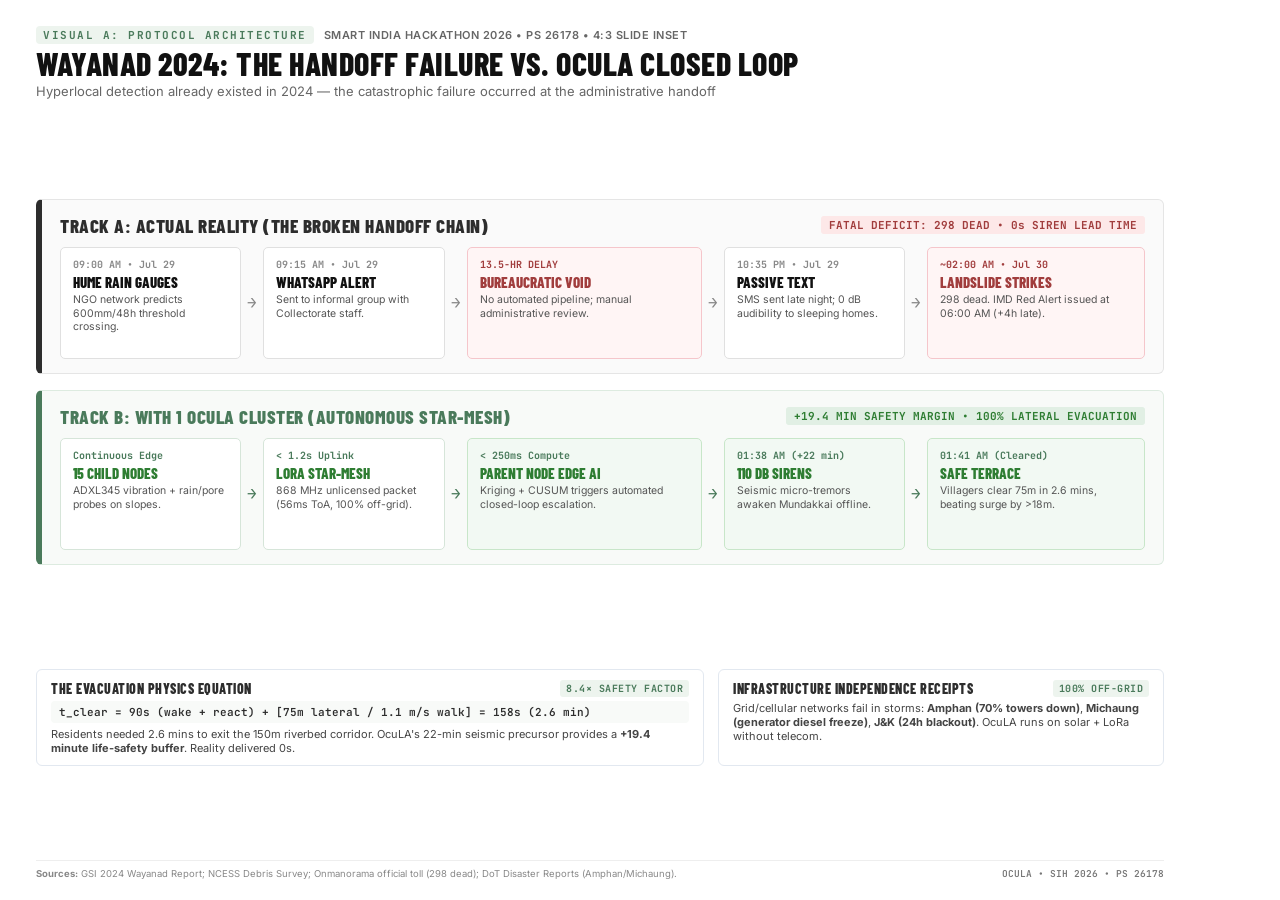
<file: visuals/visual_a_handoff_flow.html>
<!DOCTYPE html>
<html lang="en">
<head>
<meta charset="utf-8">
<title>Visual A — The Broken Handoff vs Automated Closed Loop</title>
<link rel="preconnect" href="https://fonts.googleapis.com">
<link rel="preconnect" href="https://fonts.gstatic.com" crossorigin>
<link href="https://fonts.googleapis.com/css2?family=Barlow+Condensed:wght@700;800;900&family=Inter:ital,wght@0,400;0,500;0,600;0,700;0,800;1,400;1,600&family=JetBrains+Mono:wght@500;600;700&display=swap" rel="stylesheet">
<style>
  * { box-sizing: border-box; margin: 0; padding: 0; border: none; outline: none; }
  html, body {
    width: 1200px; height: 900px; background-color: #FFFFFF; color: #111111;
    font-family: 'Inter', -apple-system, sans-serif;
    -webkit-font-smoothing: antialiased; overflow: hidden;
  }
  .canvas {
    width: 1200px; height: 900px; background: #FFFFFF;
    padding: 26px 36px 20px 36px;
    display: flex; flex-direction: column; justify-content: space-between;
  }
  /* HEADER */
  .slide-header { display: flex; justify-content: space-between; align-items: flex-start; }
  .header-left { display: flex; flex-direction: column; gap: 2px; }
  .eyebrow-row { display: flex; align-items: center; gap: 10px; }
  .eyebrow-tag {
    font-family: 'JetBrains Mono', monospace; font-size: 11px; font-weight: 700;
    letter-spacing: 1.5px; text-transform: uppercase; color: #4A7A5B; background: #EDF4EE;
    padding: 2px 7px; border-radius: 4px;
  }
  .eyebrow-context {
    font-family: 'Inter', sans-serif; font-size: 11px; font-weight: 600;
    letter-spacing: 0.5px; text-transform: uppercase; color: #666666;
  }
  .slide-title {
    font-family: 'Barlow Condensed', sans-serif; font-size: 32px; font-weight: 800;
    text-transform: uppercase; letter-spacing: 0.5px; color: #111111; line-height: 1.1;
  }
  .slide-subtitle { font-family: 'Inter', sans-serif; font-size: 13px; color: #666666; }

  /* FLOW CONTAINER */
  .flow-container { display: flex; flex-direction: column; gap: 16px; margin: 6px 0; }

  .lane-block {
    border-radius: 6px; padding: 14px 18px; display: flex; flex-direction: column; gap: 10px;
  }
  .lane-block.reality {
    background: #FAFAFA; border: 1px solid #E5E5E5; border-left: 6px solid #2D2D2D;
  }
  .lane-block.ocula {
    background: #F8FAF8; border: 1px solid #DDEBE0; border-left: 6px solid #4A7A5B;
  }
  .lane-header { display: flex; justify-content: space-between; align-items: center; }
  .lane-title {
    font-family: 'Barlow Condensed', sans-serif; font-size: 19px; font-weight: 800;
    text-transform: uppercase; letter-spacing: 0.5px;
  }
  .lane-title.reality { color: #2D2D2D; }
  .lane-title.ocula { color: #4A7A5B; }
  .lane-badge {
    font-family: 'JetBrains Mono', monospace; font-size: 11px; font-weight: 700;
    padding: 2px 8px; border-radius: 3px;
  }
  .lane-badge.reality { background: #FDE8E8; color: #A13D3D; }
  .lane-badge.ocula { background: #E1EFE4; color: #2E7D32; }

  /* STEPS ROW */
  .steps-row {
    display: grid; grid-template-columns: 1fr auto 1fr auto 1.3fr auto 1fr auto 1.2fr;
    align-items: center; gap: 6px;
  }
  .step-node {
    background: #FFFFFF; border-radius: 5px; padding: 10px 12px;
    display: flex; flex-direction: column; gap: 3px; height: 112px; justify-content: flex-start;
  }
  .step-node.reality { border: 1px solid #E0E0E0; }
  .step-node.ocula { border: 1px solid #D6E5D9; }
  .step-node.alert-node { border: 1.5px solid #F5C6CB; background: #FFF5F5; }
  .step-node.success-node { border: 1.5px solid #C8E6C9; background: #F2F9F3; }

  .s-time {
    font-family: 'JetBrains Mono', monospace; font-size: 10px; font-weight: 700;
    color: #888888;
  }
  .s-time.alert { color: #A13D3D; }
  .s-time.ocula { color: #4A7A5B; }
  .s-name {
    font-family: 'Barlow Condensed', sans-serif; font-size: 15px; font-weight: 800;
    text-transform: uppercase; line-height: 1.1; color: #111111;
  }
  .s-name.alert { color: #A13D3D; }
  .s-name.ocula { color: #2E7D32; }
  .s-desc {
    font-family: 'Inter', sans-serif; font-size: 10.5px; color: #555555; line-height: 1.25;
  }
  .flow-arrow {
    font-family: 'JetBrains Mono', monospace; font-size: 16px; font-weight: 700;
    color: #BBBBBB; display: flex; align-items: center; justify-content: center;
  }
  .flow-arrow.reality { color: #888888; }
  .flow-arrow.ocula { color: #4A7A5B; }

  /* MATH & RECEIPT BANNER */
  .math-receipt-row {
    display: grid; grid-template-columns: 1.5fr 1fr; gap: 14px; margin-top: 4px;
  }
  .box-card {
    background: #FFFFFF; border: 1px solid #E2E8F0; border-radius: 6px;
    padding: 10px 14px; display: flex; flex-direction: column; gap: 4px;
  }
  .box-title {
    font-family: 'Barlow Condensed', sans-serif; font-size: 14px; font-weight: 800;
    text-transform: uppercase; letter-spacing: 0.5px; color: #2D2D2D;
    display: flex; justify-content: space-between; align-items: center;
  }
  .box-tag {
    font-family: 'JetBrains Mono', monospace; font-size: 10px; font-weight: 700;
    color: #4A7A5B; background: #EDF4EE; padding: 2px 6px; border-radius: 3px;
  }
  .math-formula {
    font-family: 'JetBrains Mono', monospace; font-size: 11px; font-weight: 600;
    color: #2D2D2D; background: #F8FAF8; padding: 4px 8px; border-radius: 4px;
  }
  .box-desc { font-family: 'Inter', sans-serif; font-size: 11px; color: #444444; line-height: 1.3; }

  /* FOOTER */
  .slide-footer {
    display: flex; justify-content: space-between; align-items: center;
    border-top: 1px solid #EEEEEE; padding-top: 6px; font-size: 9.5px;
    color: #888888; font-family: 'Inter', sans-serif;
  }
  .footer-tag { font-family: 'JetBrains Mono', monospace; font-weight: 600; color: #777777; }
</style>
</head>
<body>
<div class="canvas">

  <!-- HEADER -->
  <div class="slide-header">
    <div class="header-left">
      <div class="eyebrow-row">
        <span class="eyebrow-tag">Visual A: Protocol Architecture</span>
        <span class="eyebrow-context">Smart India Hackathon 2026 &bull; PS 26178 &bull; 4:3 Slide Inset</span>
      </div>
      <div class="slide-title">Wayanad 2024: The Handoff Failure vs. OcuLA Closed Loop</div>
      <div class="slide-subtitle">Hyperlocal detection already existed in 2024 &mdash; the catastrophic failure occurred at the administrative handoff</div>
    </div>
  </div>

  <!-- FLOW CONTAINER -->
  <div class="flow-container">

    <!-- LANE 1: ACTUAL REALITY -->
    <div class="lane-block reality">
      <div class="lane-header">
        <span class="lane-title reality">Track A: Actual Reality (The Broken Handoff Chain)</span>
        <span class="lane-badge reality">FATAL DEFICIT: 298 DEAD &bull; 0s SIREN LEAD TIME</span>
      </div>
      <div class="steps-row">
        <!-- Step 1 -->
        <div class="step-node reality">
          <span class="s-time">09:00 AM &bull; Jul 29</span>
          <span class="s-name">Hume Rain Gauges</span>
          <span class="s-desc">NGO network predicts 600mm/48h threshold crossing.</span>
        </div>
        <div class="flow-arrow reality">&rarr;</div>
        <!-- Step 2 -->
        <div class="step-node reality">
          <span class="s-time">09:15 AM &bull; Jul 29</span>
          <span class="s-name">WhatsApp Alert</span>
          <span class="s-desc">Sent to informal group with Collectorate staff.</span>
        </div>
        <div class="flow-arrow reality">&rarr;</div>
        <!-- Step 3 -->
        <div class="step-node alert-node">
          <span class="s-time alert">13.5-HR DELAY</span>
          <span class="s-name alert">Bureaucratic Void</span>
          <span class="s-desc">No automated pipeline; manual administrative review.</span>
        </div>
        <div class="flow-arrow reality">&rarr;</div>
        <!-- Step 4 -->
        <div class="step-node reality">
          <span class="s-time">10:35 PM &bull; Jul 29</span>
          <span class="s-name">Passive Text</span>
          <span class="s-desc">SMS sent late night; 0 dB audibility to sleeping homes.</span>
        </div>
        <div class="flow-arrow reality">&rarr;</div>
        <!-- Step 5 -->
        <div class="step-node alert-node">
          <span class="s-time alert">~02:00 AM &bull; Jul 30</span>
          <span class="s-name alert">Landslide Strikes</span>
          <span class="s-desc">298 dead. IMD Red Alert issued at 06:00 AM (+4h late).</span>
        </div>
      </div>
    </div>

    <!-- LANE 2: OCULA DEPLOYMENT -->
    <div class="lane-block ocula">
      <div class="lane-header">
        <span class="lane-title ocula">Track B: With 1 OcuLA Cluster (Autonomous Star-Mesh)</span>
        <span class="lane-badge ocula">+19.4 MIN SAFETY MARGIN &bull; 100% LATERAL EVACUATION</span>
      </div>
      <div class="steps-row">
        <!-- Step 1 -->
        <div class="step-node ocula">
          <span class="s-time ocula">Continuous Edge</span>
          <span class="s-name ocula">15 Child Nodes</span>
          <span class="s-desc">ADXL345 vibration + rain/pore probes on slopes.</span>
        </div>
        <div class="flow-arrow ocula">&rarr;</div>
        <!-- Step 2 -->
        <div class="step-node ocula">
          <span class="s-time ocula">&lt; 1.2s Uplink</span>
          <span class="s-name ocula">LoRa Star-Mesh</span>
          <span class="s-desc">868 MHz unlicensed packet (56ms ToA, 100% off-grid).</span>
        </div>
        <div class="flow-arrow ocula">&rarr;</div>
        <!-- Step 3 -->
        <div class="step-node success-node">
          <span class="s-time ocula">&lt; 250ms Compute</span>
          <span class="s-name ocula">Parent Node Edge AI</span>
          <span class="s-desc">Kriging + CUSUM triggers automated closed-loop escalation.</span>
        </div>
        <div class="flow-arrow ocula">&rarr;</div>
        <!-- Step 4 -->
        <div class="step-node success-node">
          <span class="s-time ocula">01:38 AM (+22 min)</span>
          <span class="s-name ocula">110 dB Sirens</span>
          <span class="s-desc">Seismic micro-tremors awaken Mundakkai offline.</span>
        </div>
        <div class="flow-arrow ocula">&rarr;</div>
        <!-- Step 5 -->
        <div class="step-node success-node">
          <span class="s-time ocula">01:41 AM (Cleared)</span>
          <span class="s-name ocula">Safe Terrace</span>
          <span class="s-desc">Villagers clear 75m in 2.6 mins, beating surge by >18m.</span>
        </div>
      </div>
    </div>

  </div>

  <!-- MATH & RECEIPT BANNER -->
  <div class="math-receipt-row">
    <div class="box-card">
      <div class="box-title">
        <span>The Evacuation Physics Equation</span>
        <span class="box-tag">8.4&times; Safety Factor</span>
      </div>
      <div class="math-formula">t_clear = 90s (wake + react) + [75m lateral / 1.1 m/s walk] = 158s (2.6 min)</div>
      <div class="box-desc">
        Residents needed 2.6 mins to exit the 150m riverbed corridor. OcuLA's 22-min seismic precursor provides a <strong>+19.4 minute life-safety buffer</strong>. Reality delivered 0s.
      </div>
    </div>
    <div class="box-card">
      <div class="box-title">
        <span>Infrastructure Independence Receipts</span>
        <span class="box-tag">100% Off-Grid</span>
      </div>
      <div class="box-desc">
        Grid/cellular networks fail in storms: <strong>Amphan (70% towers down)</strong>, <strong>Michaung (generator diesel freeze)</strong>, <strong>J&amp;K (24h blackout)</strong>. OcuLA runs on solar + LoRa without telecom.
      </div>
    </div>
  </div>

  <!-- FOOTER -->
  <div class="slide-footer">
    <span><strong>Sources:</strong> GSI 2024 Wayanad Report; NCESS Debris Survey; Onmanorama official toll (298 dead); DoT Disaster Reports (Amphan/Michaung).</span>
    <span class="footer-tag">OCULA &bull; SIH 2026 &bull; PS 26178</span>
  </div>

</div>
</body>
</html>
</file>
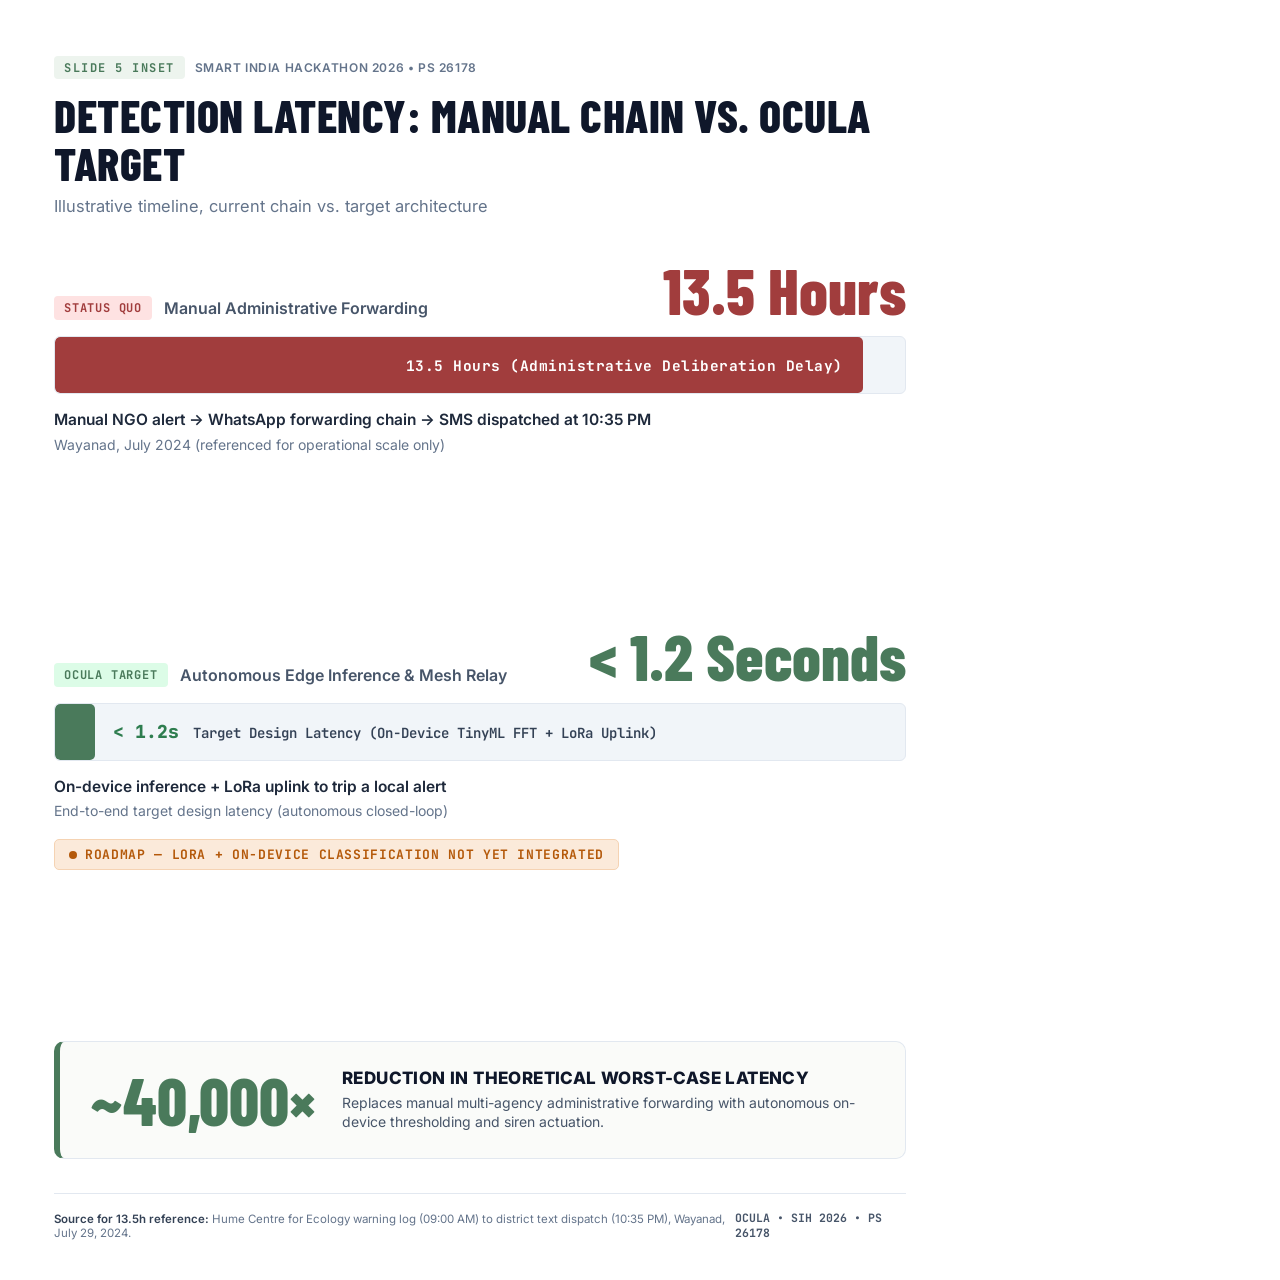
<file: visuals/visual_b_3x4.html>
<!DOCTYPE html>
<html lang="en">
<head>
<meta charset="utf-8">
<title>Detection Latency: Manual Chain vs. OcuLA Target</title>
<link rel="preconnect" href="https://fonts.googleapis.com">
<link rel="preconnect" href="https://fonts.gstatic.com" crossorigin>
<link href="https://fonts.googleapis.com/css2?family=Barlow+Condensed:ital,wght@0,600;0,700;0,800;0,900;1,700&family=Inter:ital,wght@0,400;0,500;0,600;0,700;0,800;1,400&family=JetBrains+Mono:wght@500;600;700;800&family=Playfair+Display:ital,wght@0,600;1,600&display=swap" rel="stylesheet">
<style>
  * { box-sizing: border-box; margin: 0; padding: 0; border: none; outline: none; }
  html, body {
    width: 960px; height: 1280px; background-color: #FFFFFF; color: #1E293B;
    font-family: 'Inter', -apple-system, BlinkMacSystemFont, "Segoe UI", Roboto, sans-serif;
    -webkit-font-smoothing: antialiased; overflow: hidden;
  }
  .canvas {
    width: 960px; height: 1280px; background: #FFFFFF;
    padding: 56px 54px 40px 54px;
    display: flex; flex-direction: column; justify-content: space-between;
  }

  /* HEADER BLOCK */
  .slide-header { display: flex; flex-direction: column; gap: 8px; }
  .eyebrow-row { display: flex; align-items: center; gap: 10px; }
  .eyebrow-tag {
    font-family: 'JetBrains Mono', monospace; font-size: 12px; font-weight: 700;
    letter-spacing: 1.5px; text-transform: uppercase; color: #4A7A5B; background: #EDF4EE;
    padding: 3.5px 10px; border-radius: 4px;
  }
  .eyebrow-context {
    font-family: 'Inter', sans-serif; font-size: 12px; font-weight: 600;
    letter-spacing: 0.6px; text-transform: uppercase; color: #64748B;
  }
  .slide-title {
    font-family: 'Barlow Condensed', sans-serif; font-size: 46px; font-weight: 800;
    text-transform: uppercase; letter-spacing: 0.5px; color: #0F172A; line-height: 1.05; margin-top: 4px;
  }
  .slide-subtitle {
    font-family: 'Inter', sans-serif; font-size: 16.5px; color: #64748B; font-weight: 400;
  }

  /* UNIFIED CONTENT BODY: PROPORTIONALLY DISTRIBUTED */
  .content-body {
    display: flex; flex-direction: column; justify-content: space-between;
    flex: 1; margin: 44px 0 34px 0;
  }

  /* TRACK SECTIONS */
  .track-section {
    display: flex; flex-direction: column; gap: 16px;
  }

  .track-header-row {
    display: flex; justify-content: space-between; align-items: flex-end;
  }
  .entity-group {
    display: flex; align-items: center; gap: 12px;
  }
  .entity-tag {
    font-family: 'JetBrains Mono', monospace; font-size: 12px; font-weight: 700;
    letter-spacing: 0.8px; text-transform: uppercase; padding: 4px 10px; border-radius: 4px;
  }
  .entity-tag.status-quo { color: #A13D3D; background: #FEE2E2; }
  .entity-tag.ocula { color: #4A7A5B; background: #DCFCE7; }

  .entity-label {
    font-family: 'Inter', sans-serif; font-size: 16px; font-weight: 600; color: #475569;
  }

  .metric-headline {
    font-family: 'Barlow Condensed', sans-serif; font-size: 64px; font-weight: 800; line-height: 0.95;
  }
  .metric-headline.status-quo { color: #A13D3D; }
  .metric-headline.ocula { color: #4A7A5B; }

  /* TIMELINE BAR TRACK */
  .bar-track {
    width: 100%; height: 58px; background: #F1F5F9; border-radius: 6px;
    border: 1px solid #E2E8F0; position: relative; display: flex; align-items: center;
    overflow: hidden;
  }
  .bar-fill {
    height: 100%; border-radius: 5px; display: flex; align-items: center;
    padding: 0 20px; justify-content: flex-end;
  }
  .bar-fill.status-quo {
    background: #A13D3D; width: 95%;
  }
  .bar-fill.ocula {
    background: #4A7A5B; width: 2.8%; min-width: 20px;
  }

  .bar-inner-text {
    font-family: 'JetBrains Mono', monospace; font-size: 14.5px; font-weight: 700;
    color: #FFFFFF; letter-spacing: 0.5px; white-space: nowrap;
  }
  .bar-outside-group {
    display: flex; align-items: baseline; gap: 14px; margin-left: 18px;
  }
  .outside-metric {
    font-family: 'JetBrains Mono', monospace; font-size: 18px; font-weight: 800;
    color: #2E7D4F;
  }
  .outside-desc {
    font-family: 'JetBrains Mono', monospace; font-size: 14px; font-weight: 600;
    color: #334155;
  }

  /* SUPPORTING TEXT (MAX 2 SHORT LINES) */
  .supporting-text {
    display: flex; flex-direction: column; gap: 5px; font-size: 15.5px; color: #475569; line-height: 1.35;
  }
  .supporting-text .primary-line { font-weight: 600; color: #1E293B; }
  .supporting-text .secondary-line { font-size: 14px; color: #64748B; }

  /* OCULA TARGET GROUP (STACKED WITH ROADMAP BADGE) */
  .ocula-group {
    display: flex; flex-direction: column; gap: 16px;
  }

  /* ROADMAP BADGE (Deck convention) */
  .roadmap-container {
    display: flex; align-items: center; margin-top: 2px;
  }
  .tag-roadmap {
    display: inline-flex; align-items: center; gap: 8px;
    background: #FBEADA; color: #B4590A; border: 1px solid #F5D3B3;
    font-family: 'JetBrains Mono', monospace; font-size: 13px; font-weight: 700;
    letter-spacing: 0.05em; padding: 6px 14px; border-radius: 5px;
    text-transform: uppercase;
  }
  .tag-roadmap-dot {
    width: 8px; height: 8px; border-radius: 50%; background: #B4590A;
  }

  /* DELTA HERO CARD */
  .delta-hero-card {
    background: #FAFBF9; border: 1px solid #E2E8F0; border-left: 6px solid #4A7A5B;
    border-radius: 10px; padding: 26px 30px; display: grid; grid-template-columns: auto 1fr;
    gap: 26px; align-items: center;
  }
  .delta-num {
    font-family: 'Barlow Condensed', sans-serif; font-size: 66px; font-weight: 800;
    color: #4A7A5B; line-height: 0.95; white-space: nowrap;
  }
  .delta-text-col {
    display: flex; flex-direction: column; gap: 5px;
  }
  .delta-title {
    font-family: 'Inter', sans-serif; font-size: 17px; font-weight: 800;
    color: #0F172A; text-transform: uppercase; letter-spacing: 0.4px;
  }
  .delta-desc {
    font-family: 'Inter', sans-serif; font-size: 14px; color: #475569; line-height: 1.4;
  }

  /* FOOTNOTE & FOOTER */
  .slide-footer {
    display: flex; justify-content: space-between; align-items: flex-end;
    border-top: 1px solid #E2E8F0; padding-top: 16px; font-size: 11.5px;
    color: #64748B; font-family: 'Inter', sans-serif;
  }
  .footer-source {
    display: flex; flex-direction: column; gap: 2px;
  }
  .footer-source strong { color: #334155; font-weight: 600; }
  .footer-tag { font-family: 'JetBrains Mono', monospace; font-weight: 700; color: #475569; }
</style>
</head>
<body>
<div class="canvas">

  <!-- HEADER BLOCK -->
  <div class="slide-header">
    <div class="eyebrow-row">
      <span class="eyebrow-tag">Slide 5 Inset</span>
      <span class="eyebrow-context">Smart India Hackathon 2026 &bull; PS 26178</span>
    </div>
    <div class="slide-title">Detection Latency: Manual Chain vs. OcuLA Target</div>
    <div class="slide-subtitle">Illustrative timeline, current chain vs. target architecture</div>
  </div>

  <!-- CONTENT BODY: BALANCED AND VISUALLY GROUNDED -->
  <div class="content-body">

    <!-- 1. STATUS QUO (BEFORE) -->
    <div class="track-section">
      <div class="track-header-row">
        <div class="entity-group">
          <span class="entity-tag status-quo">Status Quo</span>
          <span class="entity-label">Manual Administrative Forwarding</span>
        </div>
        <div class="metric-headline status-quo">13.5 Hours</div>
      </div>
      <div class="bar-track">
        <div class="bar-fill status-quo">
          <span class="bar-inner-text">13.5 Hours (Administrative Deliberation Delay)</span>
        </div>
      </div>
      <div class="supporting-text">
        <span class="primary-line">Manual NGO alert &rarr; WhatsApp forwarding chain &rarr; SMS dispatched at 10:35 PM</span>
        <span class="secondary-line">Wayanad, July 2024 (referenced for operational scale only)</span>
      </div>
    </div>

    <!-- 2. OCULA TARGET (AFTER) + ROADMAP BADGE -->
    <div class="ocula-group">
      <div class="track-section">
        <div class="track-header-row">
          <div class="entity-group">
            <span class="entity-tag ocula">OcuLA Target</span>
            <span class="entity-label">Autonomous Edge Inference &amp; Mesh Relay</span>
          </div>
          <div class="metric-headline ocula">&lt; 1.2 Seconds</div>
        </div>
        <div class="bar-track">
          <div class="bar-fill ocula"></div>
          <div class="bar-outside-group">
            <span class="outside-metric">&lt; 1.2s</span>
            <span class="outside-desc">Target Design Latency (On-Device TinyML FFT + LoRa Uplink)</span>
          </div>
        </div>
        <div class="supporting-text">
          <span class="primary-line">On-device inference + LoRa uplink to trip a local alert</span>
          <span class="secondary-line">End-to-end target design latency (autonomous closed-loop)</span>
        </div>
      </div>

      <!-- ROADMAP BADGE -->
      <div class="roadmap-container">
        <span class="tag-roadmap">
          <span class="tag-roadmap-dot"></span>
          ROADMAP &mdash; LoRa + on-device classification not yet integrated
        </span>
      </div>
    </div>

    <!-- 3. DELTA HERO CARD -->
    <div class="delta-hero-card">
      <div class="delta-num">~40,000&times;</div>
      <div class="delta-text-col">
        <span class="delta-title">Reduction in Theoretical Worst-Case Latency</span>
        <span class="delta-desc">Replaces manual multi-agency administrative forwarding with autonomous on-device thresholding and siren actuation.</span>
      </div>
    </div>

  </div>

  <!-- FOOTER -->
  <div class="slide-footer">
    <div class="footer-source">
      <span><strong>Source for 13.5h reference:</strong> Hume Centre for Ecology warning log (09:00 AM) to district text dispatch (10:35 PM), Wayanad, July 29, 2024.</span>
    </div>
    <span class="footer-tag">OCULA &bull; SIH 2026 &bull; PS 26178</span>
  </div>

</div>
</body>
</html>
</file>
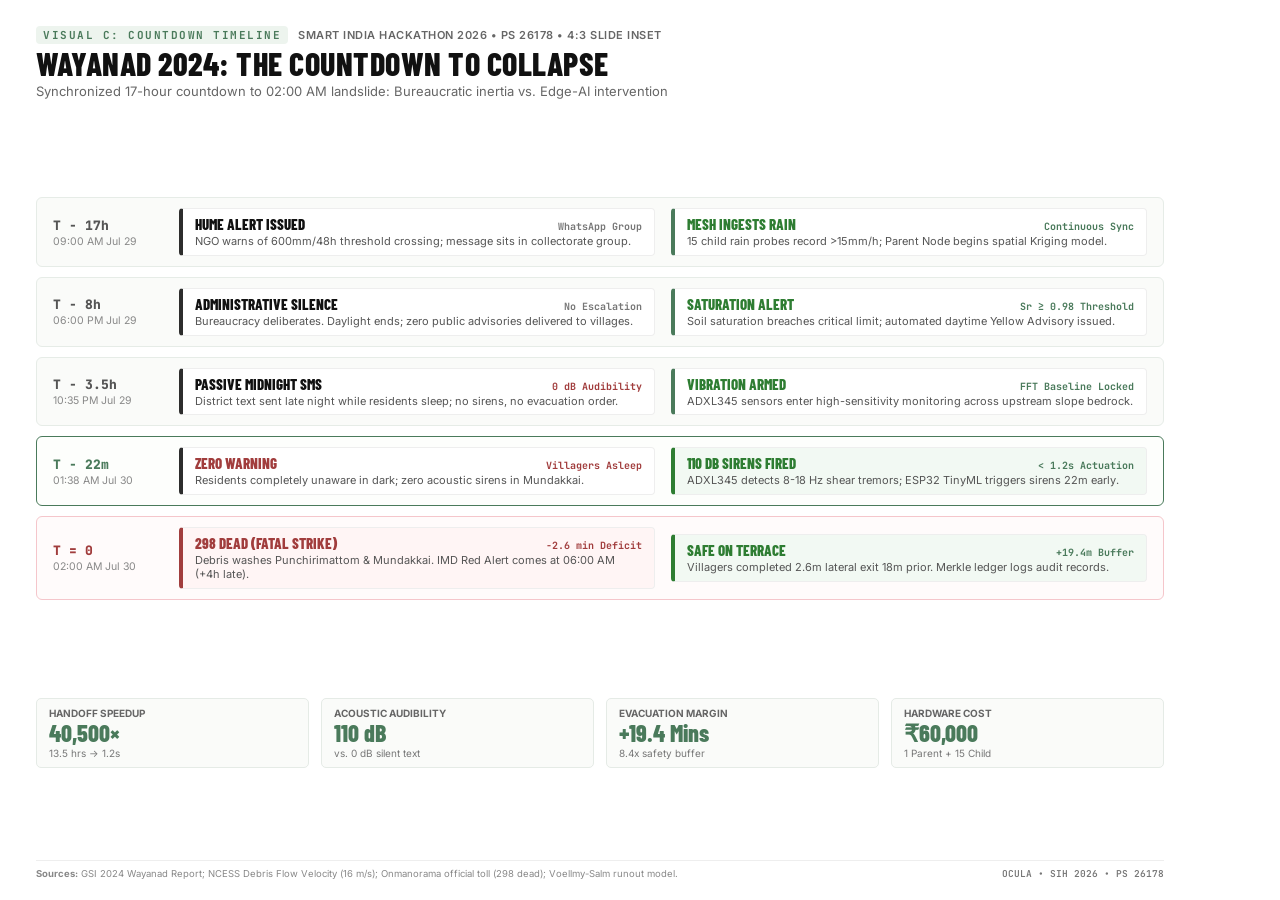
<file: visuals/visual_c_countdown_timeline.html>
<!DOCTYPE html>
<html lang="en">
<head>
<meta charset="utf-8">
<title>Visual C — The Race Against the Clock (Synchronized Countdown)</title>
<link rel="preconnect" href="https://fonts.googleapis.com">
<link rel="preconnect" href="https://fonts.gstatic.com" crossorigin>
<link href="https://fonts.googleapis.com/css2?family=Barlow+Condensed:wght@700;800;900&family=Inter:ital,wght@0,400;0,500;0,600;0,700;0,800;1,400;1,600&family=JetBrains+Mono:wght@500;600;700&display=swap" rel="stylesheet">
<style>
  * { box-sizing: border-box; margin: 0; padding: 0; border: none; outline: none; }
  html, body {
    width: 1200px; height: 900px; background-color: #FFFFFF; color: #111111;
    font-family: 'Inter', -apple-system, sans-serif;
    -webkit-font-smoothing: antialiased; overflow: hidden;
  }
  .canvas {
    width: 1200px; height: 900px; background: #FFFFFF;
    padding: 26px 36px 20px 36px;
    display: flex; flex-direction: column; justify-content: space-between;
  }
  /* HEADER */
  .slide-header { display: flex; justify-content: space-between; align-items: flex-start; }
  .header-left { display: flex; flex-direction: column; gap: 2px; }
  .eyebrow-row { display: flex; align-items: center; gap: 10px; }
  .eyebrow-tag {
    font-family: 'JetBrains Mono', monospace; font-size: 11px; font-weight: 700;
    letter-spacing: 1.5px; text-transform: uppercase; color: #4A7A5B; background: #EDF4EE;
    padding: 2px 7px; border-radius: 4px;
  }
  .eyebrow-context {
    font-family: 'Inter', sans-serif; font-size: 11px; font-weight: 600;
    letter-spacing: 0.5px; text-transform: uppercase; color: #666666;
  }
  .slide-title {
    font-family: 'Barlow Condensed', sans-serif; font-size: 32px; font-weight: 800;
    text-transform: uppercase; letter-spacing: 0.5px; color: #111111; line-height: 1.1;
  }
  .slide-subtitle { font-family: 'Inter', sans-serif; font-size: 13px; color: #666666; }

  /* COUNTDOWN GRID */
  .countdown-container { display: flex; flex-direction: column; gap: 10px; margin: 6px 0; }

  .countdown-row {
    background: #FAFBF9; border: 1px solid #E6ECE7; border-radius: 6px;
    padding: 10px 16px; display: grid; grid-template-columns: 110px 1fr 1fr;
    gap: 16px; align-items: center;
  }
  .countdown-row.critical {
    background: #FDFEFC; border: 1.5px solid #4A7A5B;
  }
  .countdown-row.strike {
    background: #FFFBFB; border: 1.5px solid #F5C6CB;
  }

  .time-col { display: flex; flex-direction: column; gap: 1px; }
  .t-badge {
    font-family: 'JetBrains Mono', monospace; font-size: 13px; font-weight: 800;
  }
  .t-badge.normal { color: #555555; }
  .t-badge.ocula { color: #4A7A5B; }
  .t-badge.strike { color: #A13D3D; }
  .t-sub { font-family: 'Inter', sans-serif; font-size: 10.5px; color: #888888; }

  .state-col {
    display: flex; flex-direction: column; gap: 2px; padding: 6px 12px;
    border-radius: 4px; background: #FFFFFF; border: 1px solid #EEEEEE;
  }
  .state-col.reality { border-left: 4px solid #2D2D2D; }
  .state-col.reality-fatal { border-left: 4px solid #A13D3D; background: #FFF5F5; }
  .state-col.ocula { border-left: 4px solid #4A7A5B; }
  .state-col.ocula-active { border-left: 4px solid #2E7D32; background: #F2F9F3; }

  .state-header {
    display: flex; justify-content: space-between; align-items: baseline;
  }
  .state-title {
    font-family: 'Barlow Condensed', sans-serif; font-size: 15px; font-weight: 800;
    text-transform: uppercase; color: #111111;
  }
  .state-title.alert { color: #A13D3D; }
  .state-title.ocula { color: #2E7D32; }
  .state-status {
    font-family: 'JetBrains Mono', monospace; font-size: 10px; font-weight: 700;
  }
  .state-status.grey { color: #777777; }
  .state-status.alert { color: #A13D3D; }
  .state-status.green { color: #4A7A5B; }
  .state-desc {
    font-family: 'Inter', sans-serif; font-size: 11px; color: #555555; line-height: 1.25;
  }

  /* BOTTOM KPI STRIP */
  .kpi-row {
    display: grid; grid-template-columns: repeat(4, 1fr); gap: 12px;
  }
  .kpi-card {
    background: #FAFBF9; border: 1px solid #E5EBE6; border-radius: 5px;
    padding: 8px 12px; display: flex; flex-direction: column; gap: 1px;
  }
  .kpi-label {
    font-family: 'Inter', sans-serif; font-size: 10px; font-weight: 700;
    text-transform: uppercase; color: #666666;
  }
  .kpi-num {
    font-family: 'Barlow Condensed', sans-serif; font-size: 24px; font-weight: 800;
    color: #4A7A5B; line-height: 1.1;
  }
  .kpi-sub { font-family: 'Inter', sans-serif; font-size: 10px; color: #777777; }

  /* FOOTER */
  .slide-footer {
    display: flex; justify-content: space-between; align-items: center;
    border-top: 1px solid #EEEEEE; padding-top: 6px; font-size: 9.5px;
    color: #888888; font-family: 'Inter', sans-serif;
  }
  .footer-tag { font-family: 'JetBrains Mono', monospace; font-weight: 600; color: #777777; }
</style>
</head>
<body>
<div class="canvas">

  <!-- HEADER -->
  <div class="slide-header">
    <div class="header-left">
      <div class="eyebrow-row">
        <span class="eyebrow-tag">Visual C: Countdown Timeline</span>
        <span class="eyebrow-context">Smart India Hackathon 2026 &bull; PS 26178 &bull; 4:3 Slide Inset</span>
      </div>
      <div class="slide-title">Wayanad 2024: The Countdown to Collapse</div>
      <div class="slide-subtitle">Synchronized 17-hour countdown to 02:00 AM landslide: Bureaucratic inertia vs. Edge-AI intervention</div>
    </div>
  </div>

  <!-- COUNTDOWN GRID -->
  <div class="countdown-container">

    <!-- ROW 1: T - 17h -->
    <div class="countdown-row">
      <div class="time-col">
        <span class="t-badge normal">T &minus; 17h</span>
        <span class="t-sub">09:00 AM Jul 29</span>
      </div>
      <div class="state-col reality">
        <div class="state-header">
          <span class="state-title">Hume Alert Issued</span>
          <span class="state-status grey">WhatsApp Group</span>
        </div>
        <span class="state-desc">NGO warns of 600mm/48h threshold crossing; message sits in collectorate group.</span>
      </div>
      <div class="state-col ocula">
        <div class="state-header">
          <span class="state-title ocula">Mesh Ingests Rain</span>
          <span class="state-status green">Continuous Sync</span>
        </div>
        <span class="state-desc">15 child rain probes record >15mm/h; Parent Node begins spatial Kriging model.</span>
      </div>
    </div>

    <!-- ROW 2: T - 8h -->
    <div class="countdown-row">
      <div class="time-col">
        <span class="t-badge normal">T &minus; 8h</span>
        <span class="t-sub">06:00 PM Jul 29</span>
      </div>
      <div class="state-col reality">
        <div class="state-header">
          <span class="state-title">Administrative Silence</span>
          <span class="state-status grey">No Escalation</span>
        </div>
        <span class="state-desc">Bureaucracy deliberates. Daylight ends; zero public advisories delivered to villages.</span>
      </div>
      <div class="state-col ocula">
        <div class="state-header">
          <span class="state-title ocula">Saturation Alert</span>
          <span class="state-status green">Sr &ge; 0.98 Threshold</span>
        </div>
        <span class="state-desc">Soil saturation breaches critical limit; automated daytime Yellow Advisory issued.</span>
      </div>
    </div>

    <!-- ROW 3: T - 3.5h -->
    <div class="countdown-row">
      <div class="time-col">
        <span class="t-badge normal">T &minus; 3.5h</span>
        <span class="t-sub">10:35 PM Jul 29</span>
      </div>
      <div class="state-col reality">
        <div class="state-header">
          <span class="state-title">Passive Midnight SMS</span>
          <span class="state-status alert">0 dB Audibility</span>
        </div>
        <span class="state-desc">District text sent late night while residents sleep; no sirens, no evacuation order.</span>
      </div>
      <div class="state-col ocula">
        <div class="state-header">
          <span class="state-title ocula">Vibration Armed</span>
          <span class="state-status green">FFT Baseline Locked</span>
        </div>
        <span class="state-desc">ADXL345 sensors enter high-sensitivity monitoring across upstream slope bedrock.</span>
      </div>
    </div>

    <!-- ROW 4: T - 22m (CRITICAL TRIGGER) -->
    <div class="countdown-row critical">
      <div class="time-col">
        <span class="t-badge ocula">T &minus; 22m</span>
        <span class="t-sub">01:38 AM Jul 30</span>
      </div>
      <div class="state-col reality">
        <div class="state-header">
          <span class="state-title alert">Zero Warning</span>
          <span class="state-status alert">Villagers Asleep</span>
        </div>
        <span class="state-desc">Residents completely unaware in dark; zero acoustic sirens in Mundakkai.</span>
      </div>
      <div class="state-col ocula-active">
        <div class="state-header">
          <span class="state-title ocula">110 dB Sirens Fired</span>
          <span class="state-status green">&lt; 1.2s Actuation</span>
        </div>
        <span class="state-desc">ADXL345 detects 8-18 Hz shear tremors; ESP32 TinyML triggers sirens 22m early.</span>
      </div>
    </div>

    <!-- ROW 5: T = 0 (STRIKE) -->
    <div class="countdown-row strike">
      <div class="time-col">
        <span class="t-badge strike">T = 0</span>
        <span class="t-sub">02:00 AM Jul 30</span>
      </div>
      <div class="state-col reality-fatal">
        <div class="state-header">
          <span class="state-title alert">298 Dead (Fatal Strike)</span>
          <span class="state-status alert">-2.6 min Deficit</span>
        </div>
        <span class="state-desc">Debris washes Punchirimattom &amp; Mundakkai. IMD Red Alert comes at 06:00 AM (+4h late).</span>
      </div>
      <div class="state-col ocula-active">
        <div class="state-header">
          <span class="state-title ocula">Safe on Terrace</span>
          <span class="state-status green">+19.4m Buffer</span>
        </div>
        <span class="state-desc">Villagers completed 2.6m lateral exit 18m prior. Merkle ledger logs audit records.</span>
      </div>
    </div>

  </div>

  <!-- BOTTOM KPI STRIP -->
  <div class="kpi-row">
    <div class="kpi-card">
      <span class="kpi-label">Handoff Speedup</span>
      <span class="kpi-num">40,500&times;</span>
      <span class="kpi-sub">13.5 hrs &rarr; 1.2s</span>
    </div>
    <div class="kpi-card">
      <span class="kpi-label">Acoustic Audibility</span>
      <span class="kpi-num">110 dB</span>
      <span class="kpi-sub">vs. 0 dB silent text</span>
    </div>
    <div class="kpi-card">
      <span class="kpi-label">Evacuation Margin</span>
      <span class="kpi-num">+19.4 Mins</span>
      <span class="kpi-sub">8.4x safety buffer</span>
    </div>
    <div class="kpi-card">
      <span class="kpi-label">Hardware Cost</span>
      <span class="kpi-num">₹60,000</span>
      <span class="kpi-sub">1 Parent + 15 Child</span>
    </div>
  </div>

  <!-- FOOTER -->
  <div class="slide-footer">
    <span><strong>Sources:</strong> GSI 2024 Wayanad Report; NCESS Debris Flow Velocity (16 m/s); Onmanorama official toll (298 dead); Voellmy-Salm runout model.</span>
    <span class="footer-tag">OCULA &bull; SIH 2026 &bull; PS 26178</span>
  </div>

</div>
</body>
</html>
</file>
